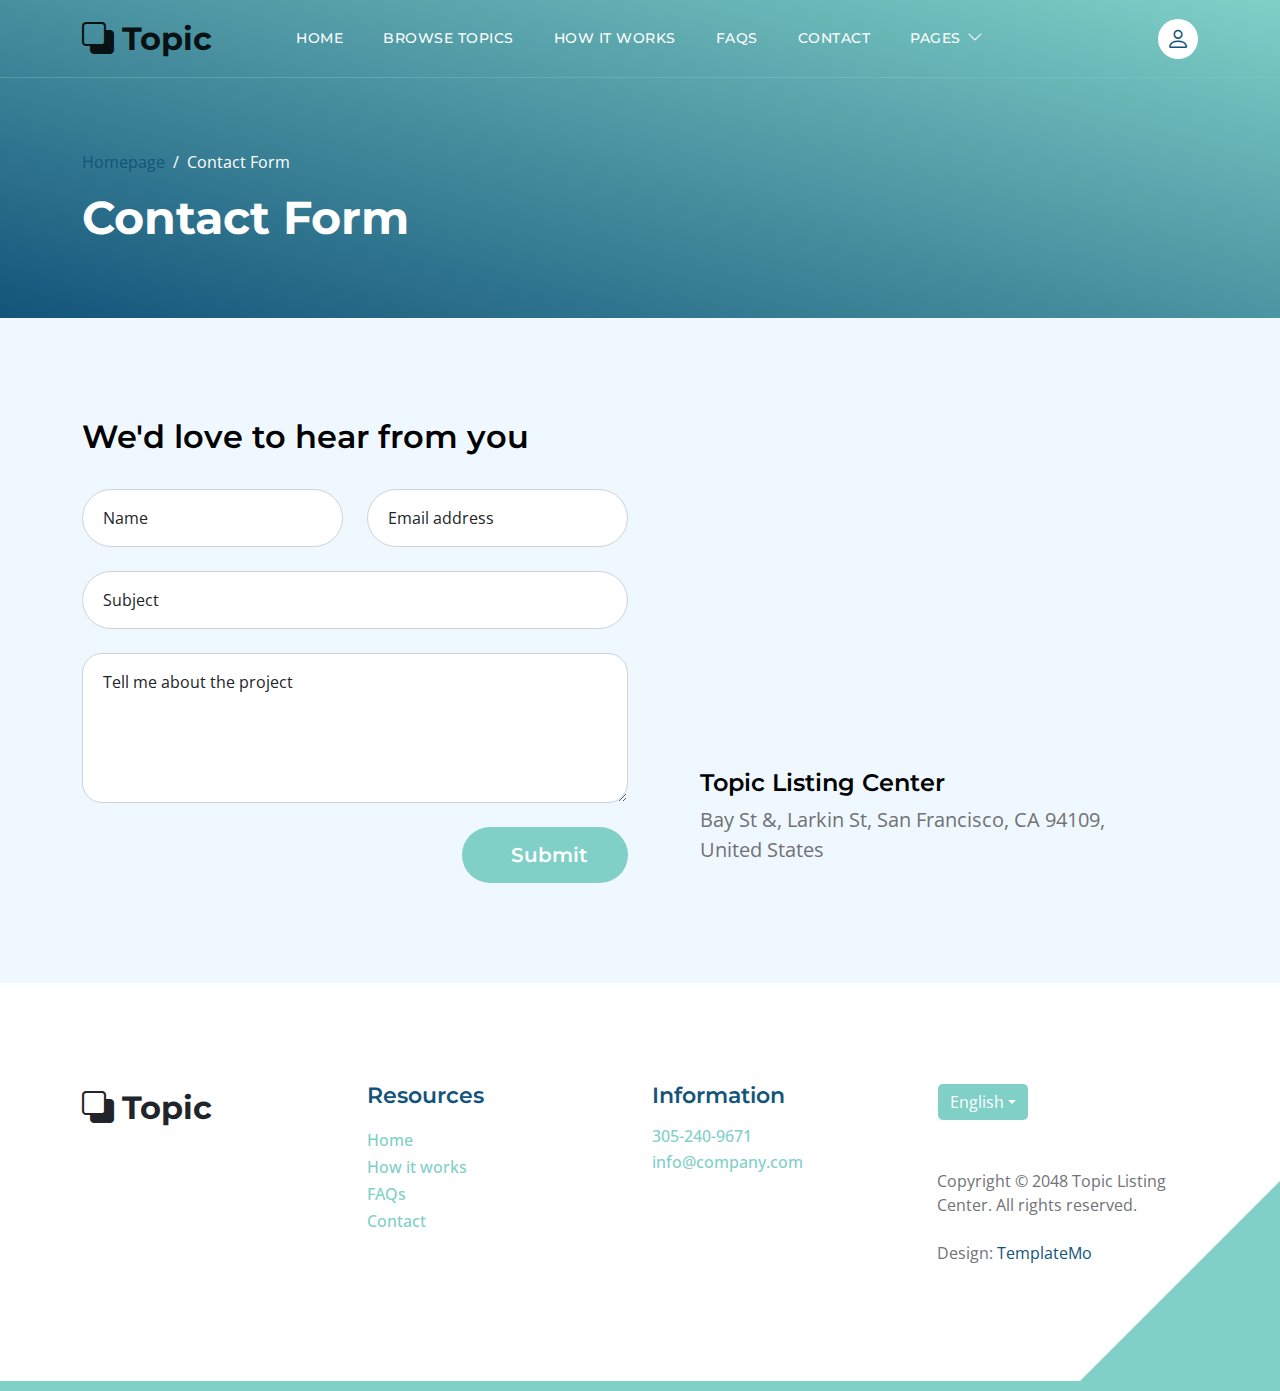
<file: contact.html>
<!doctype html>
<html lang="en">
    <head>
        <meta charset="utf-8">
        <meta name="viewport" content="width=device-width, initial-scale=1">

        <meta name="description" content="">
        <meta name="author" content="">

        <title>Topic Listing Contact Page</title>

        <!-- CSS FILES -->        
        <link rel="preconnect" href="https://fonts.googleapis.com">
        
        <link rel="preconnect" href="https://fonts.gstatic.com" crossorigin>

        <link href="https://fonts.googleapis.com/css2?family=Montserrat:wght@500;600;700&family=Open+Sans&display=swap" rel="stylesheet">
                        
        <link href="css/bootstrap.min.css" rel="stylesheet">

        <link href="css/bootstrap-icons.css" rel="stylesheet">

        <link href="css/templatemo-topic-listing.css" rel="stylesheet">
<!--

TemplateMo 590 topic listing

https://templatemo.com/tm-590-topic-listing

-->
    </head>
    
    <body class="topics-listing-page" id="top">

        <main>

            <nav class="navbar navbar-expand-lg">
                <div class="container">
                    <a class="navbar-brand" href="index.html">
                        <i class="bi-back"></i>
                        <span>Topic</span>
                    </a>

                    <div class="d-lg-none ms-auto me-4">
                        <a href="#top" class="navbar-icon bi-person smoothscroll"></a>
                    </div>
    
                    <button class="navbar-toggler" type="button" data-bs-toggle="collapse" data-bs-target="#navbarNav" aria-controls="navbarNav" aria-expanded="false" aria-label="Toggle navigation">
                        <span class="navbar-toggler-icon"></span>
                    </button>
    
                    <div class="collapse navbar-collapse" id="navbarNav">
                        <ul class="navbar-nav ms-lg-5 me-lg-auto">
                            <li class="nav-item">
                                <a class="nav-link click-scroll" href="index.html#section_1">Home</a>
                            </li>

                            <li class="nav-item">
                                <a class="nav-link click-scroll" href="index.html#section_2">Browse Topics</a>
                            </li>
    
                            <li class="nav-item">
                                <a class="nav-link click-scroll" href="index.html#section_3">How it works</a>
                            </li>

                            <li class="nav-item">
                                <a class="nav-link click-scroll" href="index.html#section_4">FAQs</a>
                            </li>
    
                            <li class="nav-item">
                                <a class="nav-link click-scroll" href="index.html#section_5">Contact</a>
                            </li>

                            <li class="nav-item dropdown">
                                <a class="nav-link dropdown-toggle" href="#section_5" id="navbarLightDropdownMenuLink" role="button" data-bs-toggle="dropdown" aria-expanded="false">Pages</a>

                                <ul class="dropdown-menu dropdown-menu-light" aria-labelledby="navbarLightDropdownMenuLink">
                                    <li><a class="dropdown-item" href="topics-listing.html">Topics Listing</a></li>

                                    <li><a class="dropdown-item active" href="contact.html">Contact Form</a></li>
                                </ul>
                            </li>
                        </ul>

                        <div class="d-none d-lg-block">
                            <a href="#top" class="navbar-icon bi-person smoothscroll"></a>
                        </div>
                    </div>
                </div>
            </nav>


            <header class="site-header d-flex flex-column justify-content-center align-items-center">
                <div class="container">
                    <div class="row align-items-center">

                        <div class="col-lg-5 col-12">
                            <nav aria-label="breadcrumb">
                                <ol class="breadcrumb">
                                    <li class="breadcrumb-item"><a href="index.html">Homepage</a></li>

                                    <li class="breadcrumb-item active" aria-current="page">Contact Form</li>
                                </ol>
                            </nav>

                            <h2 class="text-white">Contact Form</h2>
                        </div>

                    </div>
                </div>
            </header>


            <section class="section-padding section-bg">
                <div class="container">
                    <div class="row">

                        <div class="col-lg-12 col-12">
                            <h3 class="mb-4 pb-2">We'd love to hear from you</h3>
                        </div>

                        <div class="col-lg-6 col-12">
                            <form action="#" method="post" class="custom-form contact-form" role="form">
                                <div class="row">
                                    <div class="col-lg-6 col-md-6 col-12">
                                        <div class="form-floating">
                                            <input type="text" name="name" id="name" class="form-control" placeholder="Name" required="">
                                            
                                            <label for="floatingInput">Name</label>
                                        </div>
                                    </div>

                                    <div class="col-lg-6 col-md-6 col-12"> 
                                        <div class="form-floating">
                                            <input type="email" name="email" id="email" pattern="[^ @]*@[^ @]*" class="form-control" placeholder="Email address" required="">
                                            
                                            <label for="floatingInput">Email address</label>
                                        </div>
                                    </div>

                                    <div class="col-lg-12 col-12">
                                        <div class="form-floating">
                                            <input type="text" name="subject" id="name" class="form-control" placeholder="Name" required="">
                                            
                                            <label for="floatingInput">Subject</label>
                                        </div>

                                        <div class="form-floating">
                                            <textarea class="form-control" id="message" name="message" placeholder="Tell me about the project"></textarea>
                                            
                                            <label for="floatingTextarea">Tell me about the project</label>
                                        </div>
                                    </div>

                                    <div class="col-lg-4 col-12 ms-auto">
                                        <button type="submit" class="form-control">Submit</button>
                                    </div>

                                </div>
                            </form>
                        </div>

                        <div class="col-lg-5 col-12 mx-auto mt-5 mt-lg-0">
                            <iframe class="google-map" src="https://www.google.com/maps/embed?pb=!1m18!1m12!1m3!1d2595.065641062665!2d-122.4230416990949!3d37.80335401520422!2m3!1f0!2f0!3f0!3m2!1i1024!2i768!4f13.1!3m3!1m2!1s0x80858127459fabad%3A0x808ba520e5e9edb7!2sFrancisco%20Park!5e1!3m2!1sen!2sth!4v1684340239744!5m2!1sen!2sth" width="100%" height="250" style="border:0;" allowfullscreen="" loading="lazy" referrerpolicy="no-referrer-when-downgrade"></iframe>

                            <h5 class="mt-4 mb-2">Topic Listing Center</h5>

                            <p>Bay St &amp;, Larkin St, San Francisco, CA 94109, United States</p>
                        </div>

                    </div>
                </div>
            </section>
        </main>

        <footer class="site-footer section-padding">
            <div class="container">
                <div class="row">

                    <div class="col-lg-3 col-12 mb-4 pb-2">
                        <a class="navbar-brand mb-2" href="index.html">
                            <i class="bi-back"></i>
                            <span>Topic</span>
                        </a>
                    </div>

                    <div class="col-lg-3 col-md-4 col-6">
                        <h6 class="site-footer-title mb-3">Resources</h6>

                        <ul class="site-footer-links">
                            <li class="site-footer-link-item">
                                <a href="#" class="site-footer-link">Home</a>
                            </li>

                            <li class="site-footer-link-item">
                                <a href="#" class="site-footer-link">How it works</a>
                            </li>

                            <li class="site-footer-link-item">
                                <a href="#" class="site-footer-link">FAQs</a>
                            </li>

                            <li class="site-footer-link-item">
                                <a href="#" class="site-footer-link">Contact</a>
                            </li>
                        </ul>
                    </div>

                    <div class="col-lg-3 col-md-4 col-6 mb-4 mb-lg-0">
                        <h6 class="site-footer-title mb-3">Information</h6>

                        <p class="text-white d-flex mb-1">
                            <a href="tel: 305-240-9671" class="site-footer-link">
                                305-240-9671
                            </a>
                        </p>

                        <p class="text-white d-flex">
                            <a href="mailto:info@company.com" class="site-footer-link">
                                info@company.com
                            </a>
                        </p>
                    </div>

                    <div class="col-lg-3 col-md-4 col-12 mt-4 mt-lg-0 ms-auto">
                        <div class="dropdown">
                            <button class="btn btn-secondary dropdown-toggle" type="button" data-bs-toggle="dropdown" aria-expanded="false">
                            English</button>

                            <ul class="dropdown-menu">
                                <li><button class="dropdown-item" type="button">Thai</button></li>

                                <li><button class="dropdown-item" type="button">Myanmar</button></li>

                                <li><button class="dropdown-item" type="button">Arabic</button></li>
                            </ul>
                        </div>

                        <p class="copyright-text mt-lg-5 mt-4">Copyright © 2048 Topic Listing Center. All rights reserved.
                        <br><br>Design: <a rel="nofollow" href="https://templatemo.com" target="_blank">TemplateMo</a></p>
                        
                    </div>

                </div>
            </div>
        </footer>

        <!-- JAVASCRIPT FILES -->
        <script src="js/jquery.min.js"></script>
        <script src="js/bootstrap.bundle.min.js"></script>
        <script src="js/jquery.sticky.js"></script>
        <script src="js/custom.js"></script>

    </body>
</html>
</file>
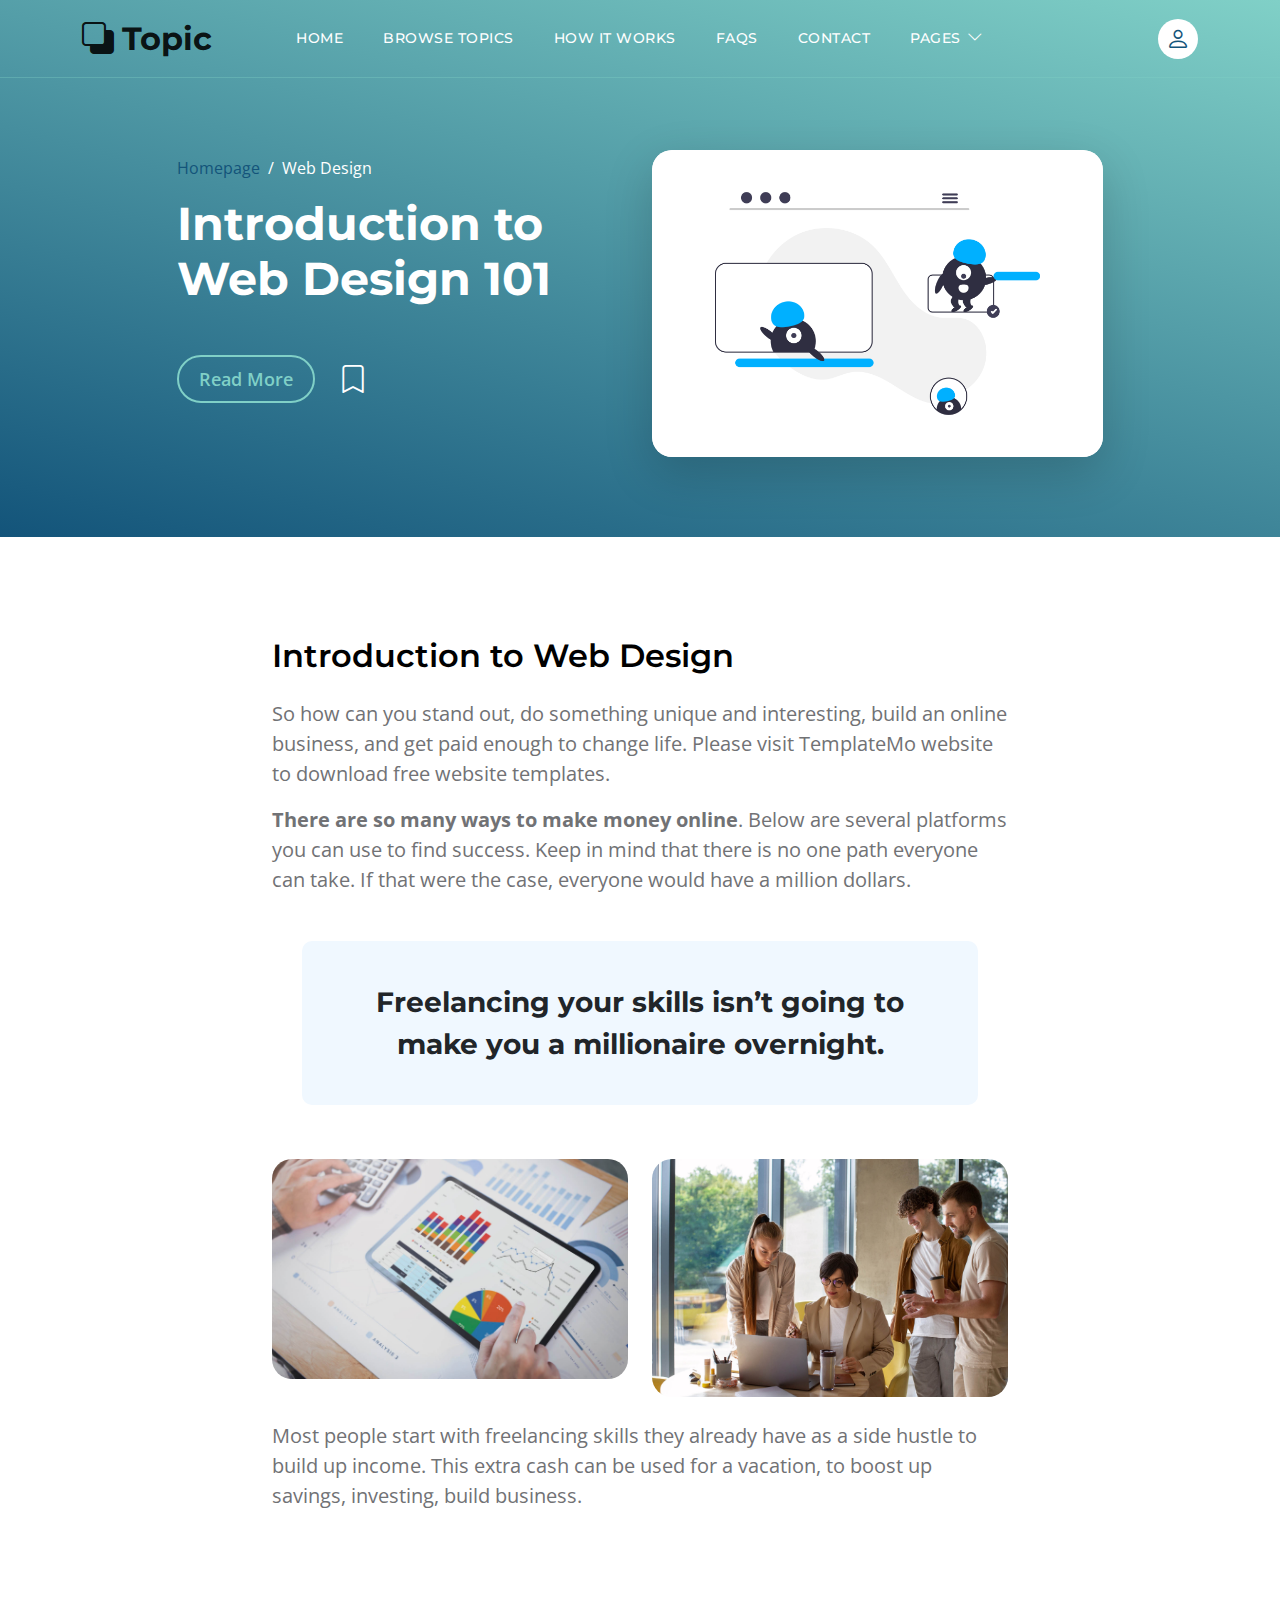
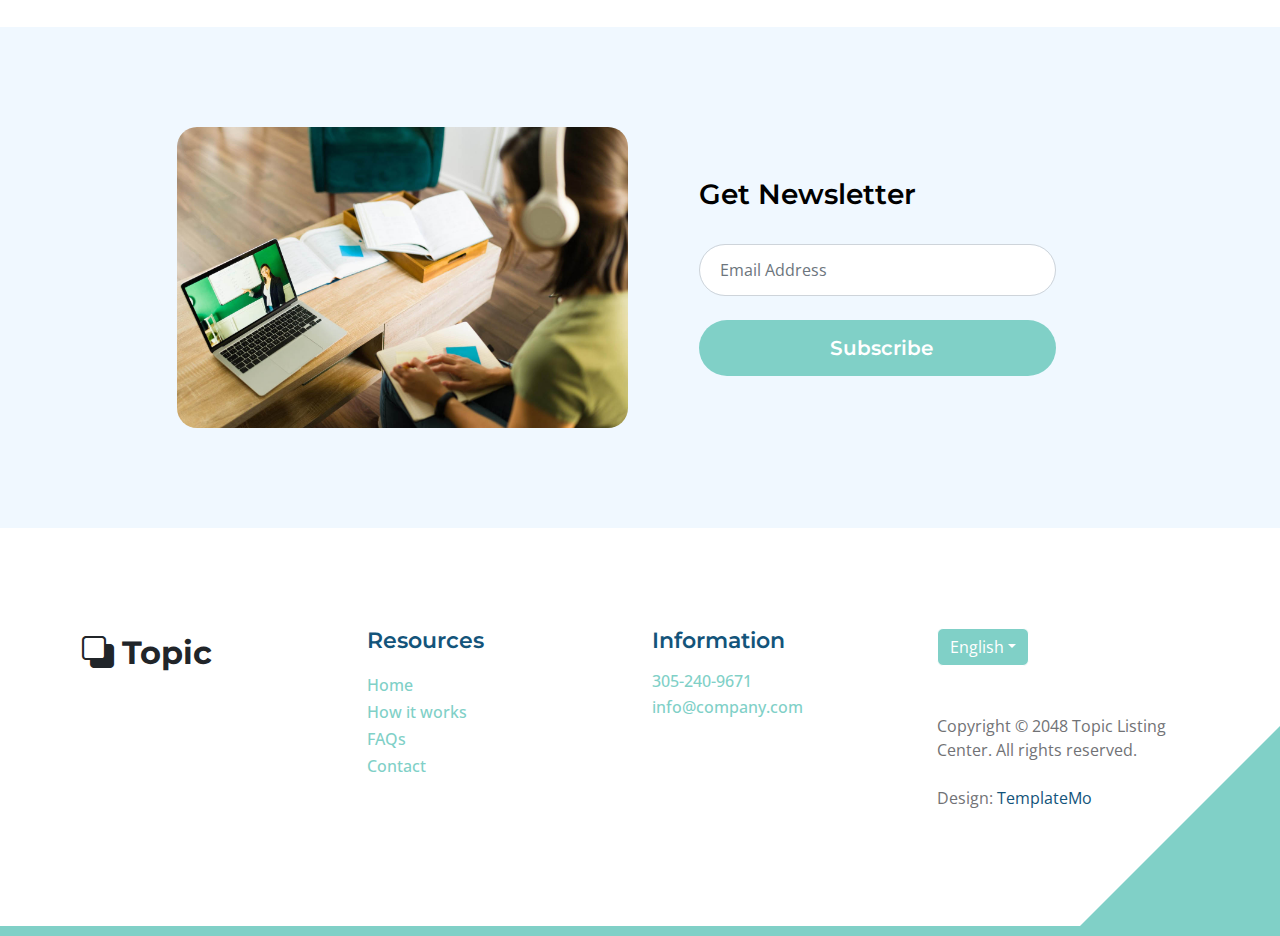
<file: topics-detail.html>
<!doctype html>
<html lang="en">
    <head>
        <meta charset="utf-8">
        <meta name="viewport" content="width=device-width, initial-scale=1">

        <meta name="description" content="">
        <meta name="author" content="">

        <title>Topic Detail Page</title>

        <!-- CSS FILES -->        
        <link rel="preconnect" href="https://fonts.googleapis.com">
        
        <link rel="preconnect" href="https://fonts.gstatic.com" crossorigin>

        <link href="https://fonts.googleapis.com/css2?family=Montserrat:wght@500;600;700&family=Open+Sans&display=swap" rel="stylesheet">
                        
        <link href="css/bootstrap.min.css" rel="stylesheet">

        <link href="css/bootstrap-icons.css" rel="stylesheet">

        <link href="css/templatemo-topic-listing.css" rel="stylesheet">
<!--

TemplateMo 590 topic listing

https://templatemo.com/tm-590-topic-listing

-->
    </head>
    
    <body id="top">

        <main>

            <nav class="navbar navbar-expand-lg">
                <div class="container">
                    <a class="navbar-brand" href="index.html">
                        <i class="bi-back"></i>
                        <span>Topic</span>
                    </a>

                    <div class="d-lg-none ms-auto me-4">
                        <a href="#top" class="navbar-icon bi-person smoothscroll"></a>
                    </div>
    
                    <button class="navbar-toggler" type="button" data-bs-toggle="collapse" data-bs-target="#navbarNav" aria-controls="navbarNav" aria-expanded="false" aria-label="Toggle navigation">
                        <span class="navbar-toggler-icon"></span>
                    </button>
    
                    <div class="collapse navbar-collapse" id="navbarNav">
                        <ul class="navbar-nav ms-lg-5 me-lg-auto">
                            <li class="nav-item">
                                <a class="nav-link click-scroll" href="index.html#section_1">Home</a>
                            </li>

                            <li class="nav-item">
                                <a class="nav-link click-scroll" href="index.html#section_2">Browse Topics</a>
                            </li>
    
                            <li class="nav-item">
                                <a class="nav-link click-scroll" href="index.html#section_3">How it works</a>
                            </li>

                            <li class="nav-item">
                                <a class="nav-link click-scroll" href="index.html#section_4">FAQs</a>
                            </li>
    
                            <li class="nav-item">
                                <a class="nav-link click-scroll" href="index.html#section_5">Contact</a>
                            </li>

                            <li class="nav-item dropdown">
                                <a class="nav-link dropdown-toggle" href="#section_5" id="navbarLightDropdownMenuLink" role="button" data-bs-toggle="dropdown" aria-expanded="false">Pages</a>

                                <ul class="dropdown-menu dropdown-menu-light" aria-labelledby="navbarLightDropdownMenuLink">
                                    <li><a class="dropdown-item" href="topics-listing.html">Topics Listing</a></li>

                                    <li><a class="dropdown-item" href="contact.html">Contact Form</a></li>
                                </ul>
                            </li>
                        </ul>

                        <div class="d-none d-lg-block">
                            <a href="#top" class="navbar-icon bi-person smoothscroll"></a>
                        </div>
                    </div>
                </div>
            </nav>
            

            <header class="site-header d-flex flex-column justify-content-center align-items-center">
                <div class="container">
                    <div class="row justify-content-center align-items-center">

                        <div class="col-lg-5 col-12 mb-5">
                            <nav aria-label="breadcrumb">
                                <ol class="breadcrumb">
                                    <li class="breadcrumb-item"><a href="index.html">Homepage</a></li>

                                    <li class="breadcrumb-item active" aria-current="page">Web Design</li>
                                </ol>
                            </nav>

                            <h2 class="text-white">Introduction to <br> Web Design 101</h2>

                            <div class="d-flex align-items-center mt-5">
                                <a href="#topics-detail" class="btn custom-btn custom-border-btn smoothscroll me-4">Read More</a>

                                <a href="#top" class="custom-icon bi-bookmark smoothscroll"></a>
                            </div>
                        </div>

                        <div class="col-lg-5 col-12">
                            <div class="topics-detail-block bg-white shadow-lg">
                                <img src="images/topics/undraw_Remote_design_team_re_urdx.png" class="topics-detail-block-image img-fluid">
                            </div>
                        </div>

                    </div>
                </div>
            </header>


            <section class="topics-detail-section section-padding" id="topics-detail">
                <div class="container">
                    <div class="row">

                        <div class="col-lg-8 col-12 m-auto">
                            <h3 class="mb-4">Introduction to Web Design</h3>

                            <p>So how can you stand out, do something unique and interesting, build an online business, and get paid enough to change life. Please visit TemplateMo website to download free website templates.</p>

                            <p><strong>There are so many ways to make money online</strong>. Below are several platforms you can use to find success. Keep in mind that there is no one path everyone can take. If that were the case, everyone would have a million dollars.</p>

                            <blockquote>
                                Freelancing your skills isn’t going to make you a millionaire overnight.
                            </blockquote>

                            <div class="row my-4">
                                <div class="col-lg-6 col-md-6 col-12">
                                    <img src="images/businesswoman-using-tablet-analysis.jpg" class="topics-detail-block-image img-fluid">
                                </div>

                                <div class="col-lg-6 col-md-6 col-12 mt-4 mt-lg-0 mt-md-0">
                                    <img src="images/colleagues-working-cozy-office-medium-shot.jpg" class="topics-detail-block-image img-fluid">
                                </div>
                            </div>

                            <p>Most people start with freelancing skills they already have as a side hustle to build up income. This extra cash can be used for a vacation, to boost up savings, investing, build business.</p>
                        </div>

                    </div>
                </div>
            </section>


            <section class="section-padding section-bg">
                <div class="container">
                    <div class="row justify-content-center">

                        <div class="col-lg-5 col-12">
                            <img src="images/rear-view-young-college-student.jpg" class="newsletter-image img-fluid" alt="">
                        </div>

                        <div class="col-lg-5 col-12 subscribe-form-wrap d-flex justify-content-center align-items-center">
                            <form class="custom-form subscribe-form" action="#" method="post" role="form">
                                <h4 class="mb-4 pb-2">Get Newsletter</h4>

                                <input type="email" name="subscribe-email" id="subscribe-email" pattern="[^ @]*@[^ @]*" class="form-control" placeholder="Email Address" required="">

                                <div class="col-lg-12 col-12">
                                    <button type="submit" class="form-control">Subscribe</button>
                                </div>
                            </form>
                        </div>

                    </div>
                </div>
            </section>
        </main>
		
        <footer class="site-footer section-padding">
            <div class="container">
                <div class="row">

                    <div class="col-lg-3 col-12 mb-4 pb-2">
                        <a class="navbar-brand mb-2" href="index.html">
                            <i class="bi-back"></i>
                            <span>Topic</span>
                        </a>
                    </div>

                    <div class="col-lg-3 col-md-4 col-6">
                        <h6 class="site-footer-title mb-3">Resources</h6>

                        <ul class="site-footer-links">
                            <li class="site-footer-link-item">
                                <a href="#" class="site-footer-link">Home</a>
                            </li>

                            <li class="site-footer-link-item">
                                <a href="#" class="site-footer-link">How it works</a>
                            </li>

                            <li class="site-footer-link-item">
                                <a href="#" class="site-footer-link">FAQs</a>
                            </li>

                            <li class="site-footer-link-item">
                                <a href="#" class="site-footer-link">Contact</a>
                            </li>
                        </ul>
                    </div>

                    <div class="col-lg-3 col-md-4 col-6 mb-4 mb-lg-0">
                        <h6 class="site-footer-title mb-3">Information</h6>

                        <p class="text-white d-flex mb-1">
                            <a href="tel: 305-240-9671" class="site-footer-link">
                                305-240-9671
                            </a>
                        </p>

                        <p class="text-white d-flex">
                            <a href="mailto:info@company.com" class="site-footer-link">
                                info@company.com
                            </a>
                        </p>
                    </div>

                    <div class="col-lg-3 col-md-4 col-12 mt-4 mt-lg-0 ms-auto">
                        <div class="dropdown">
                            <button class="btn btn-secondary dropdown-toggle" type="button" data-bs-toggle="dropdown" aria-expanded="false">
                            English</button>

                            <ul class="dropdown-menu">
                                <li><button class="dropdown-item" type="button">Thai</button></li>

                                <li><button class="dropdown-item" type="button">Myanmar</button></li>

                                <li><button class="dropdown-item" type="button">Arabic</button></li>
                            </ul>
                        </div>

                        <p class="copyright-text mt-lg-5 mt-4">Copyright © 2048 Topic Listing Center. All rights reserved.
                        <br><br>Design: <a rel="nofollow" href="https://templatemo.com" target="_blank">TemplateMo</a></p>
                        
                    </div>

                </div>
            </div>
        </footer>

        <!-- JAVASCRIPT FILES -->
        <script src="js/jquery.min.js"></script>
        <script src="js/bootstrap.bundle.min.js"></script>
        <script src="js/jquery.sticky.js"></script>
        <script src="js/custom.js"></script>

    </body>
</html>
</file>
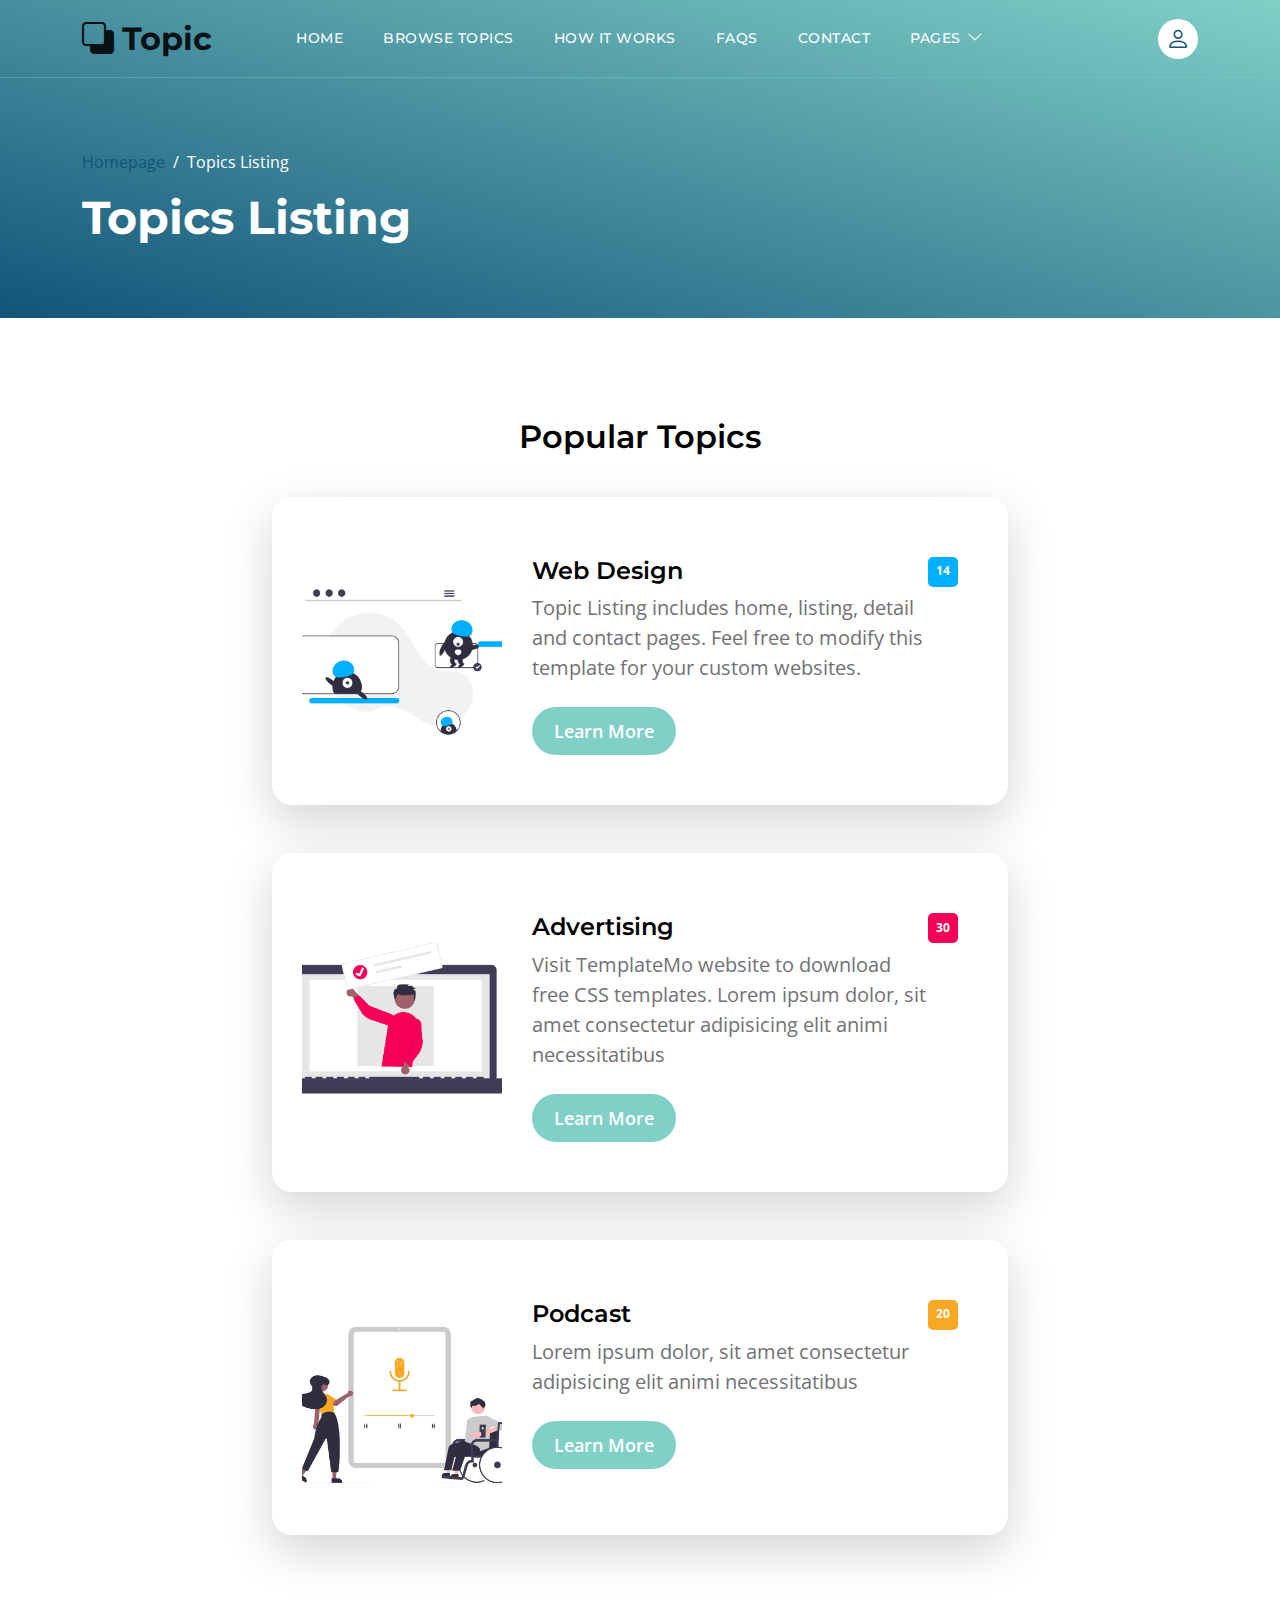
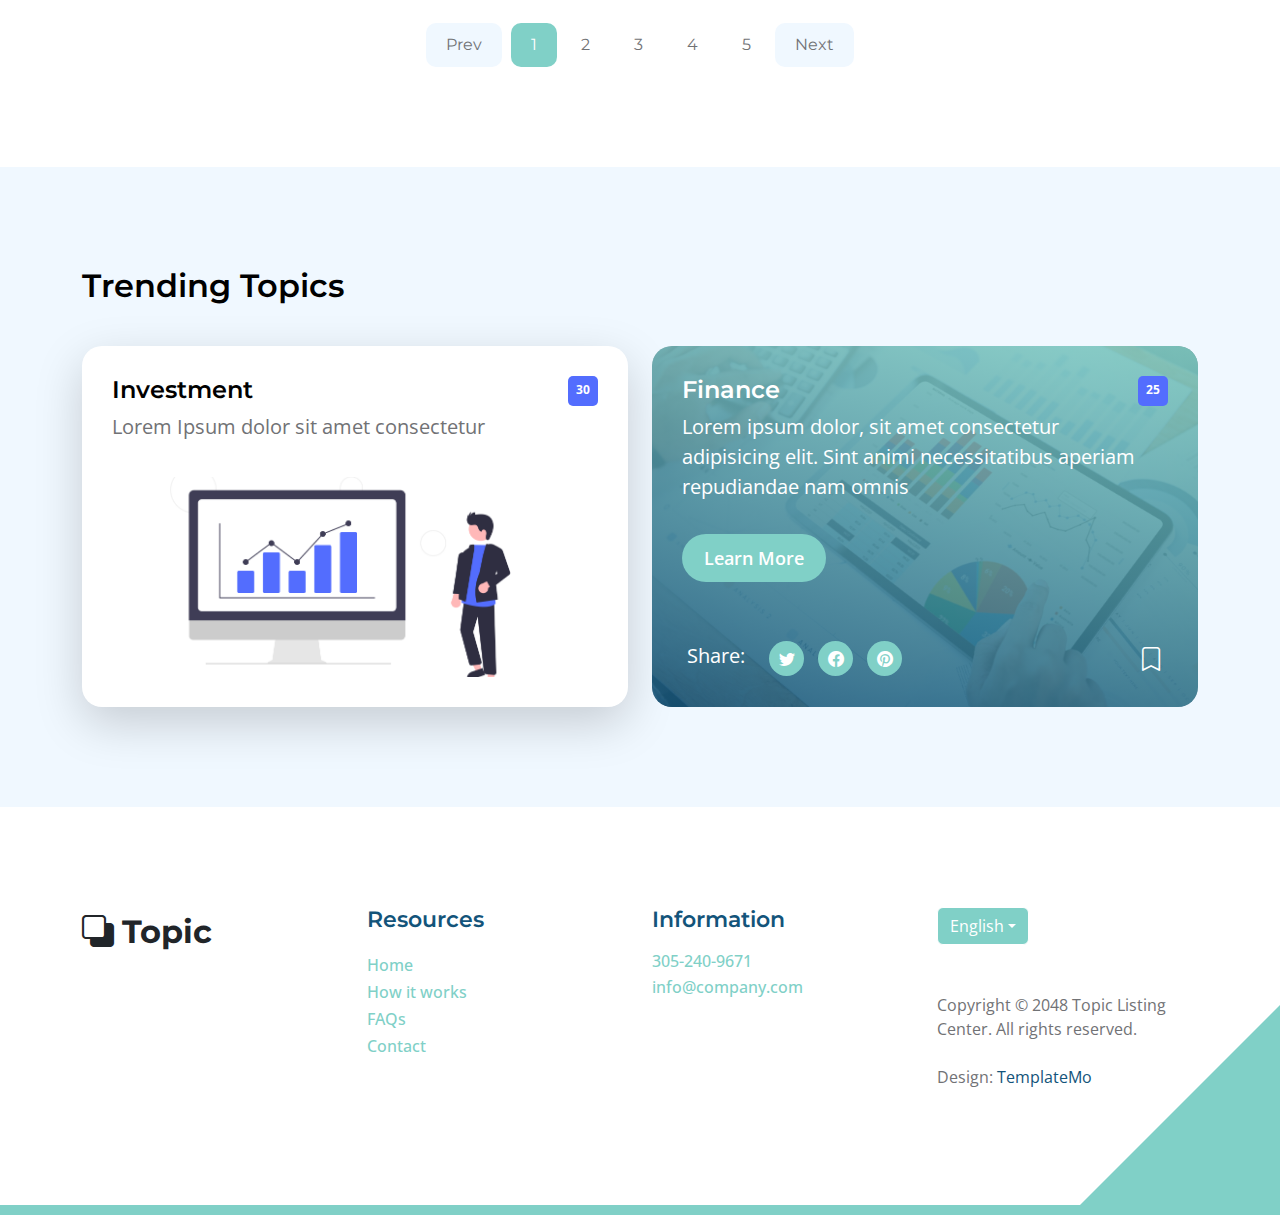
<file: topics-listing.html>
<!doctype html>
<html lang="en">
    <head>
        <meta charset="utf-8">
        <meta name="viewport" content="width=device-width, initial-scale=1">

        <meta name="description" content="">
        <meta name="author" content="">

        <title>Topic Listing Page</title>

        <!-- CSS FILES -->        
        <link rel="preconnect" href="https://fonts.googleapis.com">
        
        <link rel="preconnect" href="https://fonts.gstatic.com" crossorigin>

        <link href="https://fonts.googleapis.com/css2?family=Montserrat:wght@500;600;700&family=Open+Sans&display=swap" rel="stylesheet">
                        
        <link href="css/bootstrap.min.css" rel="stylesheet">

        <link href="css/bootstrap-icons.css" rel="stylesheet">

        <link href="css/templatemo-topic-listing.css" rel="stylesheet">
<!--

TemplateMo 590 topic listing

https://templatemo.com/tm-590-topic-listing

-->
    </head>
    
    <body class="topics-listing-page" id="top">

        <main>

            <nav class="navbar navbar-expand-lg">
                <div class="container">
                    <a class="navbar-brand" href="index.html">
                        <i class="bi-back"></i>
                        <span>Topic</span>
                    </a>

                    <div class="d-lg-none ms-auto me-4">
                        <a href="#top" class="navbar-icon bi-person smoothscroll"></a>
                    </div>
    
                    <button class="navbar-toggler" type="button" data-bs-toggle="collapse" data-bs-target="#navbarNav" aria-controls="navbarNav" aria-expanded="false" aria-label="Toggle navigation">
                        <span class="navbar-toggler-icon"></span>
                    </button>
    
                    <div class="collapse navbar-collapse" id="navbarNav">
                        <ul class="navbar-nav ms-lg-5 me-lg-auto">
                            <li class="nav-item">
                                <a class="nav-link click-scroll" href="index.html#section_1">Home</a>
                            </li>

                            <li class="nav-item">
                                <a class="nav-link click-scroll" href="index.html#section_2">Browse Topics</a>
                            </li>
    
                            <li class="nav-item">
                                <a class="nav-link click-scroll" href="index.html#section_3">How it works</a>
                            </li>

                            <li class="nav-item">
                                <a class="nav-link click-scroll" href="index.html#section_4">FAQs</a>
                            </li>
    
                            <li class="nav-item">
                                <a class="nav-link click-scroll" href="index.html#section_5">Contact</a>
                            </li>

                            <li class="nav-item dropdown">
                                <a class="nav-link dropdown-toggle" href="#section_5" id="navbarLightDropdownMenuLink" role="button" data-bs-toggle="dropdown" aria-expanded="false">Pages</a>

                                <ul class="dropdown-menu dropdown-menu-light" aria-labelledby="navbarLightDropdownMenuLink">
                                    <li><a class="dropdown-item active" href="topics-listing.html">Topics Listing</a></li>

                                    <li><a class="dropdown-item" href="contact.html">Contact Form</a></li>
                                </ul>
                            </li>
                        </ul>

                        <div class="d-none d-lg-block">
                            <a href="#top" class="navbar-icon bi-person smoothscroll"></a>
                        </div>
                    </div>
                </div>
            </nav>


            <header class="site-header d-flex flex-column justify-content-center align-items-center">
                <div class="container">
                    <div class="row align-items-center">

                        <div class="col-lg-5 col-12">
                            <nav aria-label="breadcrumb">
                                <ol class="breadcrumb">
                                    <li class="breadcrumb-item"><a href="index.html">Homepage</a></li>

                                    <li class="breadcrumb-item active" aria-current="page">Topics Listing</li>
                                </ol>
                            </nav>

                            <h2 class="text-white">Topics Listing</h2>
                        </div>

                    </div>
                </div>
            </header>


            <section class="section-padding">
                <div class="container">
                    <div class="row">

                        <div class="col-lg-12 col-12 text-center">
                            <h3 class="mb-4">Popular Topics</h3>
                        </div>

                        <div class="col-lg-8 col-12 mt-3 mx-auto">
                            <div class="custom-block custom-block-topics-listing bg-white shadow-lg mb-5">
                                <div class="d-flex">
                                    <img src="images/topics/undraw_Remote_design_team_re_urdx.png" class="custom-block-image img-fluid" alt="">

                                    <div class="custom-block-topics-listing-info d-flex">
                                        <div>
                                            <h5 class="mb-2">Web Design</h5>

                                            <p class="mb-0">Topic Listing includes home, listing, detail and contact pages. Feel free to modify this template for your custom websites.</p>

                                            <a href="topics-detail.html" class="btn custom-btn mt-3 mt-lg-4">Learn More</a>
                                        </div>

                                        <span class="badge bg-design rounded-pill ms-auto">14</span>
                                    </div>
                                </div>
                            </div>

                            <div class="custom-block custom-block-topics-listing bg-white shadow-lg mb-5">
                                <div class="d-flex">
                                    <img src="images/topics/undraw_online_ad_re_ol62.png" class="custom-block-image img-fluid" alt="">

                                    <div class="custom-block-topics-listing-info d-flex">
                                        <div>
                                            <h5 class="mb-2">Advertising</h5>

                                            <p class="mb-0">Visit TemplateMo website to download free CSS templates. Lorem ipsum dolor, sit amet consectetur adipisicing elit animi necessitatibus</p>

                                            <a href="topics-detail.html" class="btn custom-btn mt-3 mt-lg-4">Learn More</a>
                                        </div>

                                        <span class="badge bg-advertising rounded-pill ms-auto">30</span>
                                    </div>
                                </div>
                            </div>

                            <div class="custom-block custom-block-topics-listing bg-white shadow-lg mb-5">
                                <div class="d-flex">
                                    <img src="images/topics/undraw_Podcast_audience_re_4i5q.png" class="custom-block-image img-fluid" alt="">

                                    <div class="custom-block-topics-listing-info d-flex">
                                        <div>
                                            <h5 class="mb-2">Podcast</h5>

                                            <p class="mb-0">Lorem ipsum dolor, sit amet consectetur adipisicing elit animi necessitatibus</p>

                                            <a href="topics-detail.html" class="btn custom-btn mt-3 mt-lg-4">Learn More</a>
                                        </div>

                                        <span class="badge bg-music rounded-pill ms-auto">20</span>
                                    </div>
                                </div>
                            </div>
                        </div>

                        <div class="col-lg-12 col-12">
                            <nav aria-label="Page navigation example">
                                <ul class="pagination justify-content-center mb-0">
                                    <li class="page-item">
                                        <a class="page-link" href="#" aria-label="Previous">
                                            <span aria-hidden="true">Prev</span>
                                        </a>
                                    </li>

                                    <li class="page-item active" aria-current="page">
                                        <a class="page-link" href="#">1</a>
                                    </li>
                                    
                                    <li class="page-item">
                                        <a class="page-link" href="#">2</a>
                                    </li>
                                    
                                    <li class="page-item">
                                        <a class="page-link" href="#">3</a>
                                    </li>

                                    <li class="page-item">
                                        <a class="page-link" href="#">4</a>
                                    </li>

                                    <li class="page-item">
                                        <a class="page-link" href="#">5</a>
                                    </li>
                                    
                                    <li class="page-item">
                                        <a class="page-link" href="#" aria-label="Next">
                                            <span aria-hidden="true">Next</span>
                                        </a>
                                    </li>
                                </ul>
                            </nav>
                        </div>

                    </div>
                </div>
            </section>


            <section class="section-padding section-bg">
                <div class="container">
                    <div class="row">

                        <div class="col-lg-12 col-12">
                            <h3 class="mb-4">Trending Topics</h3>
                        </div>

                        <div class="col-lg-6 col-md-6 col-12 mt-3 mb-4 mb-lg-0">
                            <div class="custom-block bg-white shadow-lg">
                                <a href="topics-detail.html">
                                    <div class="d-flex">
                                        <div>
                                            <h5 class="mb-2">Investment</h5>

                                            <p class="mb-0">Lorem Ipsum dolor sit amet consectetur</p>
                                        </div>

                                        <span class="badge bg-finance rounded-pill ms-auto">30</span>
                                    </div>

                                    <img src="images/topics/undraw_Finance_re_gnv2.png" class="custom-block-image img-fluid" alt="">
                                </a>
                            </div>
                        </div>

                        <div class="col-lg-6 col-md-6 col-12 mt-lg-3">
                            <div class="custom-block custom-block-overlay">
                                <div class="d-flex flex-column h-100">
                                    <img src="images/businesswoman-using-tablet-analysis.jpg" class="custom-block-image img-fluid" alt="">

                                    <div class="custom-block-overlay-text d-flex">
                                        <div>
                                            <h5 class="text-white mb-2">Finance</h5>

                                            <p class="text-white">Lorem ipsum dolor, sit amet consectetur adipisicing elit. Sint animi necessitatibus aperiam repudiandae nam omnis</p>

                                            <a href="topics-detail.html" class="btn custom-btn mt-2 mt-lg-3">Learn More</a>
                                        </div>

                                        <span class="badge bg-finance rounded-pill ms-auto">25</span>
                                    </div>

                                    <div class="social-share d-flex">
                                        <p class="text-white me-4">Share:</p>

                                        <ul class="social-icon">
                                            <li class="social-icon-item">
                                                <a href="#" class="social-icon-link bi-twitter"></a>
                                            </li>

                                            <li class="social-icon-item">
                                                <a href="#" class="social-icon-link bi-facebook"></a>
                                            </li>

                                            <li class="social-icon-item">
                                                <a href="#" class="social-icon-link bi-pinterest"></a>
                                            </li>
                                        </ul>

                                        <a href="#" class="custom-icon bi-bookmark ms-auto"></a>
                                    </div>

                                    <div class="section-overlay"></div>
                                </div>
                            </div>
                        </div>

                    </div>
                </div>
            </section>
        </main>

		<footer class="site-footer section-padding">
            <div class="container">
                <div class="row">

                    <div class="col-lg-3 col-12 mb-4 pb-2">
                        <a class="navbar-brand mb-2" href="index.html">
                            <i class="bi-back"></i>
                            <span>Topic</span>
                        </a>
                    </div>

                    <div class="col-lg-3 col-md-4 col-6">
                        <h6 class="site-footer-title mb-3">Resources</h6>

                        <ul class="site-footer-links">
                            <li class="site-footer-link-item">
                                <a href="#" class="site-footer-link">Home</a>
                            </li>

                            <li class="site-footer-link-item">
                                <a href="#" class="site-footer-link">How it works</a>
                            </li>

                            <li class="site-footer-link-item">
                                <a href="#" class="site-footer-link">FAQs</a>
                            </li>

                            <li class="site-footer-link-item">
                                <a href="#" class="site-footer-link">Contact</a>
                            </li>
                        </ul>
                    </div>

                    <div class="col-lg-3 col-md-4 col-6 mb-4 mb-lg-0">
                        <h6 class="site-footer-title mb-3">Information</h6>

                        <p class="text-white d-flex mb-1">
                            <a href="tel: 305-240-9671" class="site-footer-link">
                                305-240-9671
                            </a>
                        </p>

                        <p class="text-white d-flex">
                            <a href="mailto:info@company.com" class="site-footer-link">
                                info@company.com
                            </a>
                        </p>
                    </div>

                    <div class="col-lg-3 col-md-4 col-12 mt-4 mt-lg-0 ms-auto">
                        <div class="dropdown">
                            <button class="btn btn-secondary dropdown-toggle" type="button" data-bs-toggle="dropdown" aria-expanded="false">
                            English</button>

                            <ul class="dropdown-menu">
                                <li><button class="dropdown-item" type="button">Thai</button></li>

                                <li><button class="dropdown-item" type="button">Myanmar</button></li>

                                <li><button class="dropdown-item" type="button">Arabic</button></li>
                            </ul>
                        </div>

                        <p class="copyright-text mt-lg-5 mt-4">Copyright © 2048 Topic Listing Center. All rights reserved.
                        <br><br>Design: <a rel="nofollow" href="https://templatemo.com" target="_blank">TemplateMo</a></p>
                        
                    </div>

                </div>
            </div>
        </footer>

        <!-- JAVASCRIPT FILES -->
        <script src="js/jquery.min.js"></script>
        <script src="js/bootstrap.bundle.min.js"></script>
        <script src="js/jquery.sticky.js"></script>
        <script src="js/custom.js"></script>

    </body>
</html>
</file>
<file: css/templatemo-topic-listing.css>
/*

TemplateMo 590 topic listing

https://templatemo.com/tm-590-topic-listing

*/

/*---------------------------------------
  CUSTOM PROPERTIES ( VARIABLES )             
-----------------------------------------*/
:root {
  --white-color:                  #ffffff;
  --primary-color:                #13547a;
  --secondary-color:              #80d0c7;
  --section-bg-color:             #f0f8ff;
  --custom-btn-bg-color:          #80d0c7;
  --custom-btn-bg-hover-color:    #13547a;
  --dark-color:                   #000000;
  --p-color:                      #717275;
  --border-color:                 #7fffd4;
  --link-hover-color:             #13547a;

  --body-font-family:             'Open Sans', sans-serif;
  --title-font-family:            'Montserrat', sans-serif;

  --h1-font-size:                 58px;
  --h2-font-size:                 46px;
  --h3-font-size:                 32px;
  --h4-font-size:                 28px;
  --h5-font-size:                 24px;
  --h6-font-size:                 22px;
  --p-font-size:                  20px;
  --menu-font-size:               14px;
  --btn-font-size:                18px;
  --copyright-font-size:          16px;

  --border-radius-large:          100px;
  --border-radius-medium:         20px;
  --border-radius-small:          10px;

  --font-weight-normal:           400;
  --font-weight-medium:           500;
  --font-weight-semibold:         600;
  --font-weight-bold:             700;
}

body {
  background-color: var(--white-color);
  font-family: var(--body-font-family); 
}


/*---------------------------------------
  TYPOGRAPHY               
-----------------------------------------*/

h2,
h3,
h4,
h5,
h6 {
  color: var(--dark-color);
}

h1,
h2,
h3,
h4,
h5,
h6 {
  font-family: var(--title-font-family); 
  font-weight: var(--font-weight-semibold);
}

h1 {
  font-size: var(--h1-font-size);
  font-weight: var(--font-weight-bold);
}

h2 {
  font-size: var(--h2-font-size);
  font-weight: var(--font-weight-bold);
}

h3 {
  font-size: var(--h3-font-size);
}

h4 {
  font-size: var(--h4-font-size);
}

h5 {
  font-size: var(--h5-font-size);
}

h6 {
  color: var(--primary-color);
  font-size: var(--h6-font-size);
}

p {
  color: var(--p-color);
  font-size: var(--p-font-size);
  font-weight: var(--font-weight-normal);
}

ul li {
  color: var(--p-color);
  font-size: var(--p-font-size);
  font-weight: var(--font-weight-normal);
}

a, 
button {
  touch-action: manipulation;
  transition: all 0.3s;
}

a {
  display: inline-block;
  color: var(--primary-color);
  text-decoration: none;
}

a:hover {
  color: var(--link-hover-color);
}

b,
strong {
  font-weight: var(--font-weight-bold);
}


/*---------------------------------------
  SECTION               
-----------------------------------------*/
.section-padding {
  padding-top: 100px;
  padding-bottom: 100px;
}

.section-bg {
  background-color: var(--section-bg-color);
}

.section-overlay {
  background-image: linear-gradient(15deg, #13547a 0%, #80d0c7 100%);
  position: absolute;
  top: 0;
  left: 0;
  pointer-events: none;
  width: 100%;
  height: 100%;
  opacity: 0.85;
}

.section-overlay + .container {
  position: relative;
}

.tab-content {
  background-color: var(--white-color);
  border-radius: var(--border-radius-medium);
}

.nav-tabs {
  border-bottom: 1px solid #ecf3f2;
  margin-bottom: 40px;
  justify-content: center;
}

.nav-tabs .nav-link {
  border-radius: 0;
  border-top: 0;
  border-right: 0;
  border-left: 0;
  color: var(--p-color);
  font-family: var(--title-font-family);
  font-size: var(--btn-font-size);
  font-weight: var(--font-weight-medium);
  padding: 15px 25px;
  transition: all 0.3s;
}

.nav-tabs .nav-link:first-child {
  margin-right: 20px;
}

.nav-tabs .nav-item.show .nav-link, 
.nav-tabs .nav-link.active,
.nav-tabs .nav-link:focus, 
.nav-tabs .nav-link:hover {
  border-bottom-color: var(--primary-color);
  color: var(--primary-color);
}


/*---------------------------------------
  CUSTOM ICON COLOR               
-----------------------------------------*/
.custom-icon {
  color: var(--secondary-color);
}


/*---------------------------------------
  CUSTOM BUTTON               
-----------------------------------------*/
.custom-btn {
  background: var(--custom-btn-bg-color);
  border: 2px solid transparent;
  border-radius: var(--border-radius-large);
  color: var(--white-color);
  font-size: var(--btn-font-size);
  font-weight: var(--font-weight-semibold);
  line-height: normal;
  transition: all 0.3s;
  padding: 10px 20px;
}

.custom-btn:hover {
  background: var(--custom-btn-bg-hover-color);
  color: var(--white-color);
}

.custom-border-btn {
  background: transparent;
  border: 2px solid var(--custom-btn-bg-color);
  color: var(--custom-btn-bg-color);
}

.custom-border-btn:hover {
  background: var(--custom-btn-bg-color);
  border-color: transparent;
  color: var(--white-color);
}

.custom-btn-bg-white {
  border-color: var(--white-color);
  color: var(--white-color);
}


/*---------------------------------------
  SITE HEADER              
-----------------------------------------*/
.site-header {
  background-image: linear-gradient(15deg, #13547a 0%, #80d0c7 100%);
  padding-top: 150px;
  padding-bottom: 80px;
}

.site-header .container {
  height: 100%;
}

.breadcrumb-item+.breadcrumb-item::before,
.breadcrumb-item a:hover,
.breadcrumb-item.active {
  color: var(--white-color);
}

.site-header .custom-icon {
  color: var(--white-color);
  font-size: var(--h4-font-size);
}

.site-header .custom-icon:hover {
  color: var(--secondary-color);
}


/*---------------------------------------
  NAVIGATION              
-----------------------------------------*/
.sticky-wrapper {
  position: absolute;
  top: 0;
  right: 0;
  left: 0;
}

.sticky-wrapper.is-sticky .navbar {
  background-color: var(--secondary-color);
}

.navbar {
  background: transparent;
  border-bottom: 1px solid rgba(128, 208, 199, 0.35);
  z-index: 9;
}

.navbar-brand,
.navbar-brand:hover {
  font-size: var(--h3-font-size);
  font-weight: var(--font-weight-bold);
  display: block;
}

.navbar-brand span {
  font-family: var(--title-font-family);
}

.navbar-expand-lg .navbar-nav .nav-link {
  border-radius: var(--border-radius-large);
  margin: 10px;
  padding: 10px;
}

.navbar-nav .nav-link {
  display: inline-block;
  color: var(--white-color);
  font-family: var(--title-font-family); 
  font-size: var(--menu-font-size);
  font-weight: var(--font-weight-medium);
  text-transform: uppercase;
  letter-spacing: 0.5px;
  position: relative;
  padding-top: 15px;
  padding-bottom: 15px;
}

.navbar-nav .nav-link.active, 
.navbar-nav .nav-link:hover {
  color: var(--primary-color);
}

.navbar .dropdown-menu {
  background: var(--white-color);
  box-shadow: 0 1rem 3rem rgba(0,0,0,.175);
  border: 0;
  display: inherit;
  opacity: 0;
  min-width: 9rem;
  margin-top: 20px;
  padding: 13px 0 10px 0;
  transition: all 0.3s;
  pointer-events: none;
}

.navbar .dropdown-menu::before {
  content: "";
  width: 0;
  height: 0;
  border-left: 20px solid transparent;
  border-right: 20px solid transparent;
  border-bottom: 15px solid var(--white-color);
  position: absolute;
  top: -10px;
  left: 10px;
}

.navbar .dropdown-item {
  display: inline-block;
  color: var(--p-bg-color);
  font-family: var(--title-font-family); 
  font-size: var(--menu-font-size);
  font-weight: var(--font-weight-medium);
  text-transform: uppercase;
  letter-spacing: 0.5px;
  position: relative;
}

.navbar .dropdown-item.active, 
.navbar .dropdown-item:active,
.navbar .dropdown-item:focus, 
.navbar .dropdown-item:hover {
  background: transparent;
  color: var(--primary-color);
}

.navbar .dropdown-toggle::after {
  content: "\f282";
  display: inline-block;
  font-family: bootstrap-icons !important;
  font-size: var(--copyright-font-size);
  font-style: normal;
  font-weight: normal !important;
  font-variant: normal;
  text-transform: none;
  line-height: 1;
  vertical-align: -.125em;
  -webkit-font-smoothing: antialiased;
  -moz-osx-font-smoothing: grayscale;
  position: relative;
  left: 2px;
  border: 0;
}

@media screen and (min-width: 992px) {
  .navbar .dropdown:hover .dropdown-menu {
    opacity: 1;
    margin-top: 0;
    pointer-events: auto;
  }
}

.navbar-icon {
  background: var(--white-color);
  border-radius: var(--border-radius-large);
  display: inline-block;
  font-size: var(--h5-font-size);
  width: 40px;
  height: 40px;
  line-height: 40px;
  text-align: center;
  transition: all 0.3s ease;
}

.navbar-icon:hover {
  background: var(--primary-color);
  color: var(--white-color);
}

.navbar-toggler {
  border: 0;
  padding: 0;
  cursor: pointer;
  margin: 0;
  width: 30px;
  height: 35px;
  outline: none;
}

.navbar-toggler:focus {
  outline: none;
  box-shadow: none;
}

.navbar-toggler[aria-expanded="true"] .navbar-toggler-icon {
  background: transparent;
}

.navbar-toggler[aria-expanded="true"] .navbar-toggler-icon:before,
.navbar-toggler[aria-expanded="true"] .navbar-toggler-icon:after {
  transition: top 300ms 50ms ease, -webkit-transform 300ms 350ms ease;
  transition: top 300ms 50ms ease, transform 300ms 350ms ease;
  transition: top 300ms 50ms ease, transform 300ms 350ms ease, -webkit-transform 300ms 350ms ease;
  top: 0;
}

.navbar-toggler[aria-expanded="true"] .navbar-toggler-icon:before {
  transform: rotate(45deg);
}

.navbar-toggler[aria-expanded="true"] .navbar-toggler-icon:after {
  transform: rotate(-45deg);
}

.navbar-toggler .navbar-toggler-icon {
  background: var(--white-color);
  transition: background 10ms 300ms ease;
  display: block;
  width: 30px;
  height: 2px;
  position: relative;
}

.navbar-toggler .navbar-toggler-icon:before,
.navbar-toggler .navbar-toggler-icon:after {
  transition: top 300ms 350ms ease, -webkit-transform 300ms 50ms ease;
  transition: top 300ms 350ms ease, transform 300ms 50ms ease;
  transition: top 300ms 350ms ease, transform 300ms 50ms ease, -webkit-transform 300ms 50ms ease;
  position: absolute;
  right: 0;
  left: 0;
  background: var(--white-color);
  width: 30px;
  height: 2px;
  content: '';
}

.navbar-toggler .navbar-toggler-icon::before {
  top: -8px;
}

.navbar-toggler .navbar-toggler-icon::after {
  top: 8px;
}


/*---------------------------------------
  HERO        
-----------------------------------------*/
.hero-section {
  background-image: linear-gradient(15deg, #13547a 0%, #80d0c7 100%);
  position: relative;
  overflow: hidden;
  padding-top: 150px;
  padding-bottom: 150px;
}

.hero-section .input-group {
  background-color: var(--white-color);
  border-radius: var(--border-radius-large);
  padding: 10px 15px;
}

.hero-section .input-group-text {
  background-color: transparent;
  border: 0;
}

.hero-section input[type="search"] {
  border: 0;
  box-shadow: none;
  margin-bottom: 0;
  padding-left: 0;
}

.hero-section button[type="submit"] {
  background-color: var(--primary-color);
  border: 0;
  border-radius: var(--border-radius-large) !important;
  color: var(--white-color);
  max-width: 150px;
}


/*---------------------------------------
  TOPICS              
-----------------------------------------*/
.featured-section {
  background-color: var(--secondary-color);
  border-radius: 0 0 100px 100px;
  padding-bottom: 100px;
}

.featured-section .row {
  position: relative;
  bottom: 100px;
  margin-bottom: -100px;
}

.custom-block {
  border-radius: var(--border-radius-medium);
  position: relative;
  overflow: hidden;
  padding: 30px;
  transition: all 0.3s ease;
  height: 100%;
}

.custom-block:hover {
  background-color: var(--secondary-color);
  transform: translateY(-3px);
}

.custom-block > a {
  width: 100%;
}

.custom-block-image {
  display: block;
  width: 100%;
  height: 200px;
  object-fit: cover;
  margin-top: 35px;
}

.custom-block .rounded-pill {
  border-radius: 5px !important;
  display: flex;
  justify-content: center;
  text-align: center;
  width: 30px;
  height: 30px;
  line-height: 20px;
}

.custom-block-overlay {
  height: 100%;
  min-height: 350px;
  padding: 0;
}

.custom-block-overlay > a {
  height: 100%;
}

.custom-block-overlay .custom-block-image {
  border-radius: var(--border-radius-medium);
  display: block;
  height: 100%;
  margin-top: 0;
}

.custom-block-overlay-text {
  position: absolute;
  z-index: 2;
  top: 0;
  right: 0;
  left: 0;
  padding: 30px;
}

.social-share {
  position: absolute;
  bottom: 0;
  right: 0;
  left: 0;
  z-index: 2;
  padding: 20px 35px;
}

.social-share .bi-bookmark {
  color: var(--white-color);
  font-size: var(--h5-font-size);
}

.social-share .bi-bookmark:hover {
  color: var(--secondary-color);
}

.bg-design {
  background-color: #00B0FF;
}

.bg-graphic {
  background-color: #00BFA6;
}

.bg-advertising {
  background-color: #F50057;
}

.bg-finance {
  background-color: #536DFE;
}

.bg-music {
  background-color: #F9A826;
}

.bg-education {
  background-color: #00BFA6;
}


/*---------------------------------------
  TOPICS               
-----------------------------------------*/
.topics-detail-block {
  border-radius: var(--border-radius-medium);
  position: relative;
  overflow: hidden;
}

.topics-detail-block-image {
  display: block;
  border-radius: var(--border-radius-medium);
}

blockquote {
  background-color: var(--section-bg-color);
  border-radius: var(--border-radius-small);
  font-family: var(--title-font-family);
  font-size: var(--h4-font-size);
  font-weight: var(--font-weight-bold);
  display: inline-block;
  text-align: center;
  margin: 30px;
  padding: 40px;
}

.topics-listing-page .site-header {
  padding-bottom: 65px;
}

.custom-block-topics-listing-info {
  margin: 30px 20px 20px 30px;
}

.custom-block-topics-listing {
  height: inherit;
}

.custom-block-topics-listing .custom-block-image {
  width: 200px;
}


/*---------------------------------------
  PAGINATION              
-----------------------------------------*/
.pagination {
  margin-top: 40px;
}

.page-link {
  border: 0;
  border-radius: var(--border-radius-small);
  color: var(--p-color);
  font-family: var(--title-font-family);
  margin: 0 5px;
  padding: 10px 20px;
}

.page-link:hover,
.page-item:first-child .page-link:hover,
.page-item:last-child .page-link:hover {
  background-color: var(--secondary-color);
  color: var(--white-color);
}

.page-item:first-child .page-link {
  margin-right: 10px;
}

.page-item:first-child .page-link,
.page-item:last-child .page-link {
  background-color: var(--section-bg-color);
  border-radius: var(--border-radius-small);
}

.active>.page-link, .page-link.active {
  background-color: var(--secondary-color);
  border-color: var(--secondary-color);
}


/*---------------------------------------
  TIMELINE              
-----------------------------------------*/
.timeline-section {
  background-image: url('../images/colleagues-working-cozy-office-medium-shot.jpg');
  background-repeat: no-repeat;
  background-position: center;
  background-size: cover;
  position: relative;
}

.timeline-container .vertical-scrollable-timeline {
  list-style-type: none;
  position: relative;
  padding-left: 0;
}

.timeline-container .vertical-scrollable-timeline .list-progress {
  width: 8px;
  height: 87%;
  background-color: var(--primary-color);
  position: absolute;
  left: 52px;
  top: 0;
  overflow: hidden;
}

.timeline-container .vertical-scrollable-timeline .list-progress .inner {
  position: absolute;
  right: 0;
  bottom: 0;
  height: 100%;
  background-color: var(--secondary-color);
  width: 100%;
}

.timeline-container .vertical-scrollable-timeline li {
  position: relative;
  padding: 20px 0px 65px 145px;
}

.timeline-container .vertical-scrollable-timeline li:last-child {
  padding-bottom: 0;
}

.timeline-container .vertical-scrollable-timeline li p {
  line-height: 40px;
}

.timeline-container .vertical-scrollable-timeline li p:last-child {
  margin-bottom: 0;
}

.timeline-container .vertical-scrollable-timeline li .icon-holder {
  position: absolute;
  left: 0;
  top: 0;
  width: 104px;
  height: 104px;
  display: flex;
  justify-content: center;
  align-items: center;
  background-color: var(--secondary-color);
  border-radius: 50%;
  z-index: 1;
  transition: 0.4s all;
}

.timeline-container .vertical-scrollable-timeline li .icon-holder::before {
  content: "";
  width: 80px;
  height: 80px;
  border: 4px solid #fff;
  position: absolute;
  background-color: var(--secondary-color);
  border-radius: 50%;
  z-index: -1;
  transition: 0.4s all;
}

.timeline-container .vertical-scrollable-timeline li .icon-holder i {
  font-size: 25px;
  color: var(--white-color);
}

.timeline-container .vertical-scrollable-timeline li::before {
  content: "";
  position: absolute;
  height: 100%;
  width: 8px;
  background-color: transparent;
  left: 52px;
  z-index: 0;
}

.timeline-container .vertical-scrollable-timeline li.active .icon-holder {
  background-color: var(--primary-color);
}

.timeline-container .vertical-scrollable-timeline li.active .icon-holder::before {
  background-color: var(--primary-color);
}


/*---------------------------------------
  FAQs              
-----------------------------------------*/
.faq-section .accordion-item {
  border: 0;
}

.faq-section .accordion-button {
  font-size: var(--h6-font-size);
  font-weight: var(--font-weight-semibold);
}

.faq-section .accordion-item:first-of-type .accordion-button {
  border-radius: var(--border-radius-large);
}

.faq-section .accordion-button:not(.collapsed) {
  border-radius: var(--border-radius-large);
  box-shadow: none;
  color: var(--primary-color);
}

.faq-section .accordion-body {
  color: var(--p-color);
  font-size: var(--btn-font-size);
  line-height: 40px;
}

/*---------------------------------------
  NEWSLETTER               
-----------------------------------------*/
.newsletter-image {
  border-radius: var(--border-radius-medium);
}


/*---------------------------------------
  CONTACT               
-----------------------------------------*/
.google-map {
  border-radius: var(--border-radius-medium);
}

.contact-form .form-floating>textarea {
  border-radius: var(--border-radius-medium);
  height: 150px;
}


/*---------------------------------------
  SUBSCRIBE FORM               
-----------------------------------------*/
.subscribe-form-wrap {
  padding: 50px;
}

.subscribe-form {
  width: 95%;
}


/*---------------------------------------
  CUSTOM FORM               
-----------------------------------------*/
.custom-form .form-control {
  border-radius: var(--border-radius-large);
  color: var(--p-color);
  margin-bottom: 24px;
  padding-top: 13px;
  padding-bottom: 13px;
  padding-left: 20px;
  outline: none;
}

.form-floating>label {
  padding-left: 20px;
}

.custom-form button[type="submit"] {
  background: var(--custom-btn-bg-color);
  border: none;
  border-radius: var(--border-radius-large);
  color: var(--white-color);
  font-family: var(--title-font-family);
  font-size: var(--p-font-size);
  font-weight: var(--font-weight-semibold);
  transition: all 0.3s;
  margin-bottom: 0;
}

.custom-form button[type="submit"]:hover,
.custom-form button[type="submit"]:focus {
  background: var(--custom-btn-bg-hover-color);
  border-color: transparent;
}


/*---------------------------------------
  SITE FOOTER              
-----------------------------------------*/
.site-footer {
  border-bottom: 10px solid var(--secondary-color);
  position: relative;
}

.site-footer::after {
  content: "";
  position: absolute;
  bottom: 0;
  right: 0;
  width: 0;
  height: 0;
  border-style: solid;
  border-width: 0 0 200px 200px;
  border-color: transparent transparent var(--secondary-color) transparent;
  pointer-events: none;
}

.site-footer-title {
  color: var(--primary-color); 
}

.site-footer .dropdown-menu {
  padding: 0;
}

.site-footer .dropdown-item {
  color: var(--p-color);
  font-size: var(--menu-font-size);
  font-weight: var(--font-weight-medium);
  padding: 4px 18px;
}

.site-footer .dropdown-item:hover {
  background-color: transparent;
  color: var(--primary-color);
}

.site-footer .dropdown-menu li:first-child .dropdown-item {
  padding-top: 10px;
}

.site-footer .dropdown-menu li:last-child .dropdown-item {
  padding-bottom: 12px;
}

.site-footer .dropdown-toggle {
  background-color: var(--secondary-color);
  border-color: var(--white-color);
}

.site-footer .dropdown-toggle:hover {
  background-color: var(--primary-color);
  border-color: transparent;
}

.site-footer-links {
  padding-left: 0;
}

.site-footer-link-item {
  display: block;
  list-style: none;
  line-height: normal;
}

.site-footer-link {
  color: var(--secondary-color);
  font-size: var(--copyright-font-size);
  font-weight: var(--font-weight-medium);
  line-height: normal;
}

.copyright-text {
  font-size: var(--copyright-font-size);
}


/*---------------------------------------
  SOCIAL ICON               
-----------------------------------------*/
.social-icon {
  margin: 0;
  padding: 0;
}

.social-icon-item {
  list-style: none;
  display: inline-block;
  vertical-align: top;
}

.social-icon-link {
  background: var(--secondary-color);
  border-radius: var(--border-radius-large);
  color: var(--white-color);
  font-size: var(--copyright-font-size);
  display: block;
  margin-right: 10px;
  text-align: center;
  width: 35px;
  height: 35px;
  line-height: 36px;
  transition: background 0.2s, color 0.2s;
}

.social-icon-link:hover {
  background: var(--primary-color);
  color: var(--white-color);
}


/*---------------------------------------
  RESPONSIVE STYLES               
-----------------------------------------*/
@media screen and (max-width: 991px) {
  h1 {
    font-size: 48px;
  }

  h2 {
    font-size: 36px;
  }

  h3 {
    font-size: 32px;
  }

  h4 {
    font-size: 28px;
  }

  h5 {
    font-size: 20px;
  }

  h6 {
    font-size: 18px;
  }

  .section-padding {
    padding-top: 50px;
    padding-bottom: 50px;
  }
  
  .navbar {
    background-color: var(--secondary-color);
  }

  .navbar-nav .dropdown-menu {
    position: relative;
    left: 10px;
    opacity: 1;
    pointer-events: auto;
    max-width: 155px;
    margin-top: 10px;
    margin-bottom: 15px;
  }

  .navbar-expand-lg .navbar-nav {
    padding-bottom: 20px;
  }

  .navbar-expand-lg .navbar-nav .nav-link {
    padding: 0;
  }

  .nav-tabs .nav-link:first-child {
    margin-right: 5px;
  }

  .nav-tabs .nav-link {
    font-size: var(--copyright-font-size);
    padding: 10px;
  }

  .featured-section {
    border-radius: 0 0 80px 80px;
    padding-bottom: 50px;
  }

  .custom-block-topics-listing .custom-block-image {
    width: auto;
  }

  .custom-block-topics-listing > .d-flex,
  .custom-block-topics-listing-info,
  .custom-block-topics-listing a {
    flex-direction: column;
  }

  .timeline-container .vertical-scrollable-timeline .list-progress {
    height: 75%;
  }

  .timeline-container .vertical-scrollable-timeline li {
    padding-left: 135px;
  }

  .subscribe-form-wrap {
    padding-top: 30px;
    padding-bottom: 0;
  }
}

@media screen and (max-width: 480px) {
  h1 {
    font-size: 36px;
  }

  h2 {
    font-size: 28px;
  }

  h3 {
    font-size: 26px;
  }

  h4 {
    font-size: 22px;
  }

  h5 {
    font-size: 20px;
  }
}
</file>
